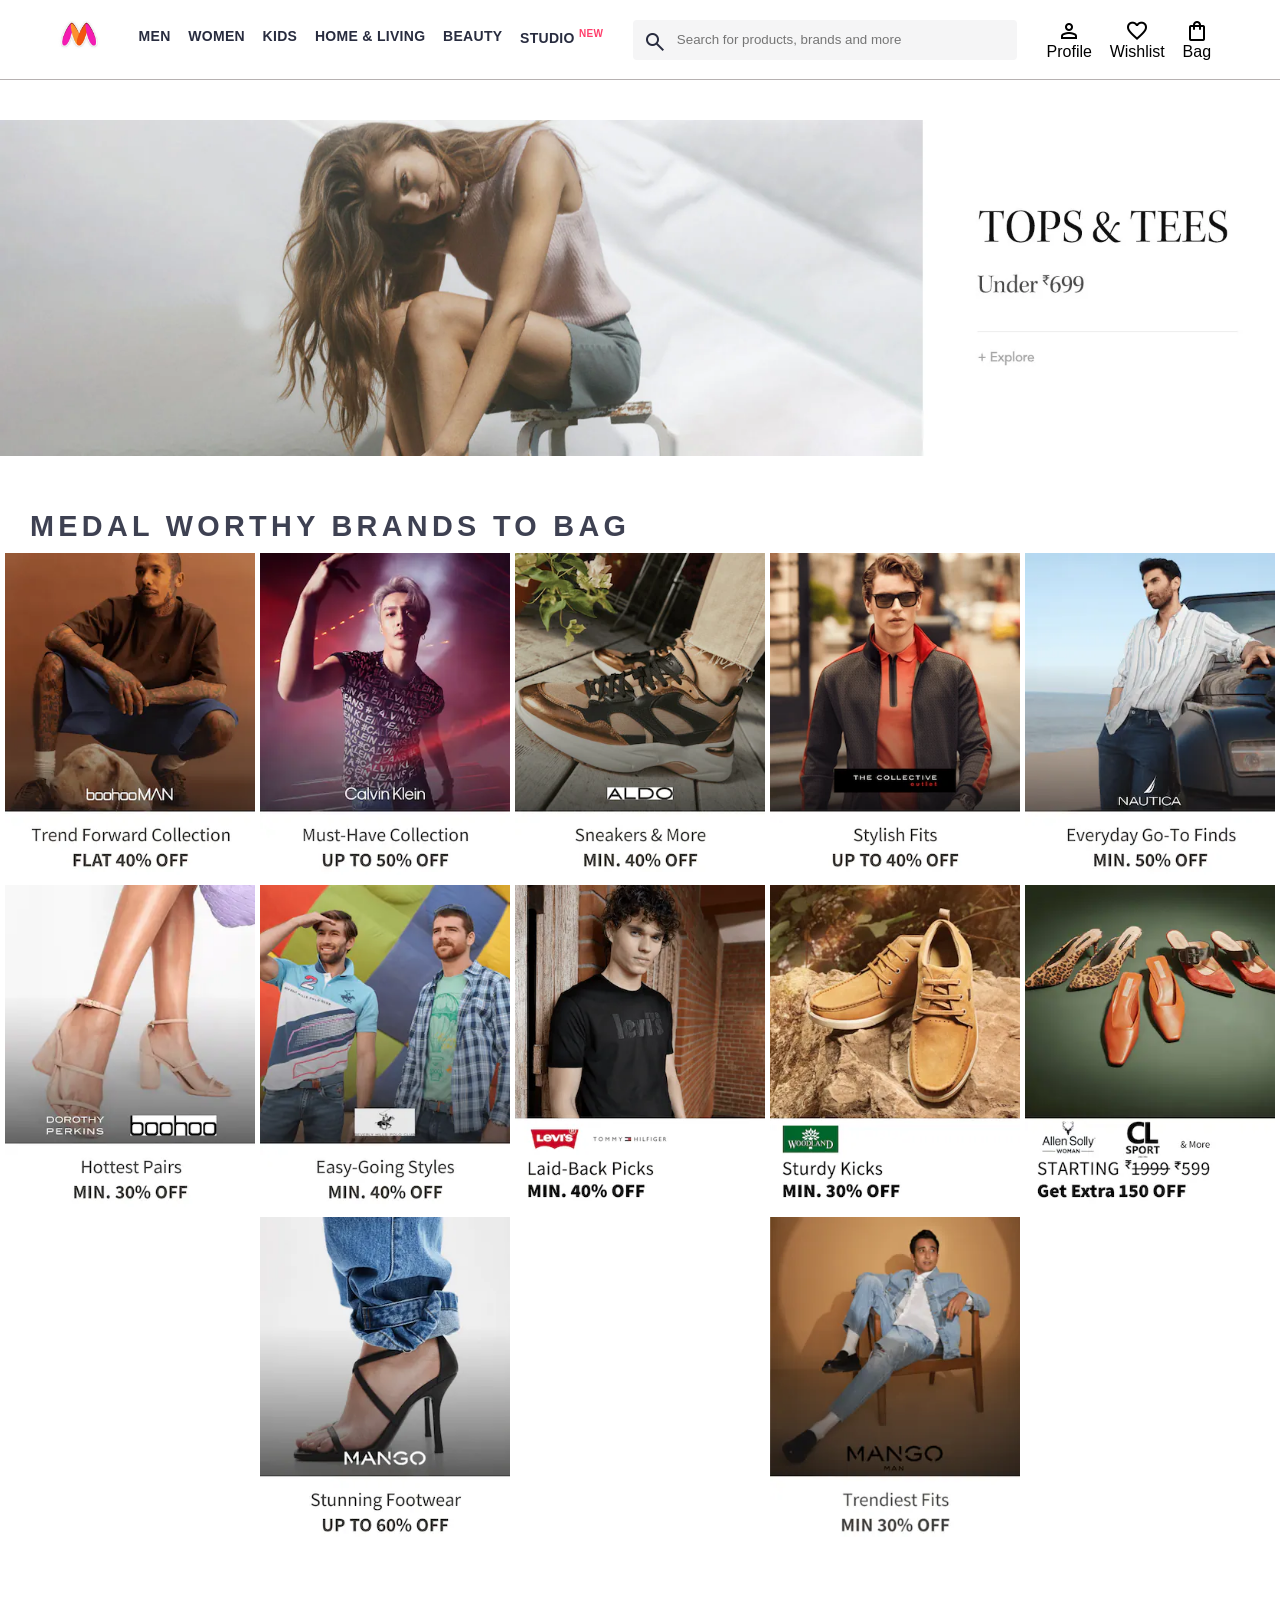
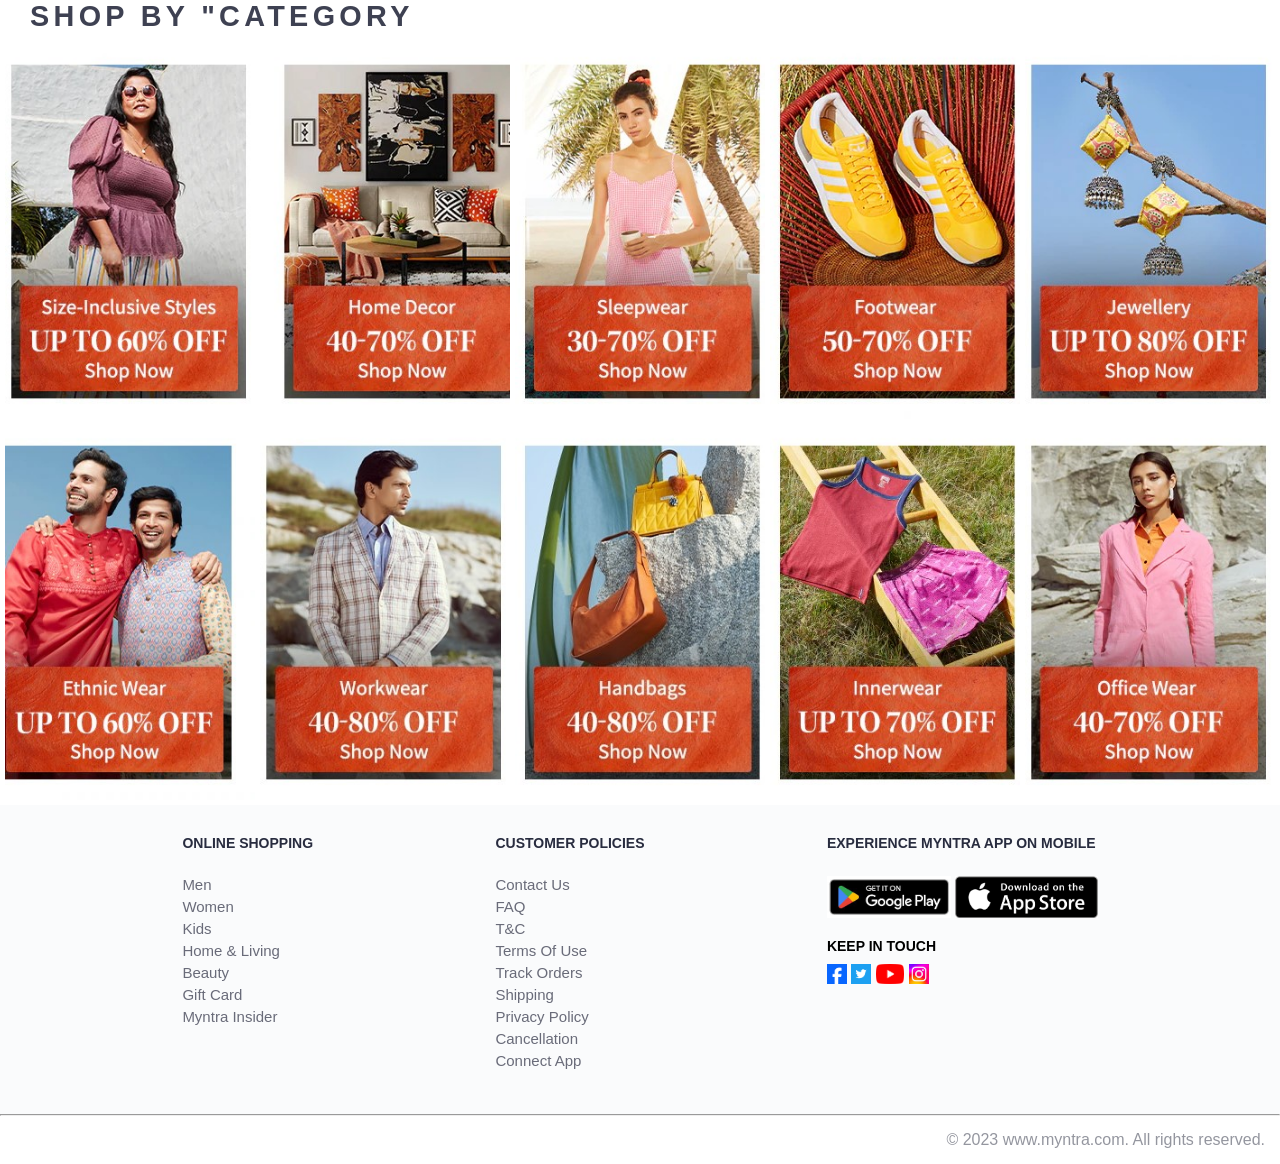
<file: index.html>
<!DOCTYPE html>
<html lang="en">
<head>
    <title>Myntra Clone</title>
    <link rel="stylesheet" href="index.css">
    <link rel="stylesheet" href="https://fonts.googleapis.com/css2?family=Material+Symbols+Outlined:opsz,wght,FILL,GRAD@20..48,100..700,0..1,-50..200" />
</head>
<body>
    <header>
        <div class="logo_container">
            <a href="#"><img class="myntra_home" src="download.jpeg" alt="Myntra Home"></a>
        </div>
        <nav class="nav_bar">
            <a href="#">Men</a>
            <a href="#">Women</a>
            <a href="#">Kids</a>
            <a href="#">Home & Living</a>
            <a href="#">Beauty</a>
            <a href="#">Studio <sup>New</sup></a>
        </nav>
        <div class="search_bar">
            <span class="material-symbols-outlined search_icon">search</span>
            <input class="search_input" placeholder="Search for products, brands and more">
        </div>
        <div class="action_bar">
            <div class="action_container">
                <span class="material-symbols-outlined action_icon">person</span>
                <span class="action_name">Profile</span>
            </div>

            <div class="action_container">
                <span class="material-symbols-outlined action_icon">favorite</span>
                <span class="action_name">Wishlist</span>
            </div>

            <div class="action_container">
                <span class="material-symbols-outlined action_icon">shopping_bag</span>
                <span class="action_name">Bag</span>
            </div>
        </div>
    </header>
    <main>
        <div class="banner_container">
            <img class="banner_image" src="banner.jpg" alt="Main Banner">
        </div>
        <div class="category_heading">MEDAL WORTHY BRANDS TO BAG</div>
        <div class="category_items">
            <a href="#"><img class="sale_item" src="offer/1.png"></a>
            <a href="#"><img class="sale_item" src="offer/2.png"></a>
            <a href="#"><img class="sale_item" src="offer/3.png"></a>
            <a href="#"><img class="sale_item" src="offer/4.png"></a>
            <a href="#"><img class="sale_item" src="offer/5.png"></a>
            <a href="#"><img class="sale_item" src="offer/6.png"></a>
            <a href="#"><img class="sale_item" src="offer/7.png"></a>
            <a href="#"><img class="sale_item" src="offer/8.png"></a>
            <a href="#"><img class="sale_item" src="offer/9.png"></a>
            <a href="#"><img class="sale_item" src="offer/10.png"></a>
            <a href="#"><img class="sale_item" src="offer/11.png"></a>
            <a href="#"><img class="sale_item" src="offer/12.png"></a>
        </div>

        <div class="category_heading">SHOP BY "category</div>
        <div class="category_items">
            <a href="#"><img class="sale_item" src="category/1.jpg"></a>
            <a href="#"><img class="sale_item" src="category/2.jpg"></a>
            <a href="#"><img class="sale_item" src="category/3.jpg"></a>
            <a href="#"><img class="sale_item" src="category/4.jpg"></a>
            <a href="#"><img class="sale_item" src="category/5.jpg"></a>
            <a href="#"><img class="sale_item" src="category/6.jpg"></a>
            <a href="#"><img class="sale_item" src="category/7.jpg"></a>
            <a href="#"><img class="sale_item" src="category/8.jpg"></a>
            <a href="#"><img class="sale_item" src="category/9.jpg"></a>
            <a href="#"><img class="sale_item" src="category/10.jpg"></a>
        </div>
    </main>
    <footer>
        <div class="footer_container">
            <div class="footer_column">
                <h3>ONLINE SHOPPING</h3>

                <a href="#">Men</a>
                <a href="#">Women</a>
                <a href="#">Kids</a>
                <a href="#">Home & Living</a>
                <a href="#">Beauty</a>
                <a href="#">Gift Card</a>
                <a href="#">Myntra Insider</a>
            </div>

            <div class="footer_column">
                <h3>CUSTOMER POLICIES</h3>

                <a href="#">Contact Us</a>
                <a href="#">FAQ</a>
                <a href="#">T&C</a>
                <a href="#">Terms Of Use</a>
                <a href="#">Track Orders</a>
                <a href="#">Shipping</a>
                <a href="#">Privacy Policy</a>
                <a href="#">Cancellation</a>
                <a href="#">Connect App</a>
            </div>

            <div class="footer_column">
                <h3>EXPERIENCE MYNTRA APP ON MOBILE</h3>
                <div class="app_icon">
                <a href="#"><img src="google play.png" class="app_icon"></a>
                <a href="#"><img class="app_icon" src="app store.png"></a>
                </div>
                <div class="social_heading">KEEP IN TOUCH</div>
                <div class="social_icon">
                    <a href="#"><img src="facebook.png"></a>
                    <a href="#"><img src="twitter.png"></a>
                    <a href="#"><img src="youtube.png"></a>
                    <a href="#"><img src="instagram.jpeg"></a>
                </div>

            </div>
        </div>
        <hr>

        <div class="copyright">
            © 2023 www.myntra.com. All rights reserved.
        </div>
    </footer>
</body>
</html>
</file>
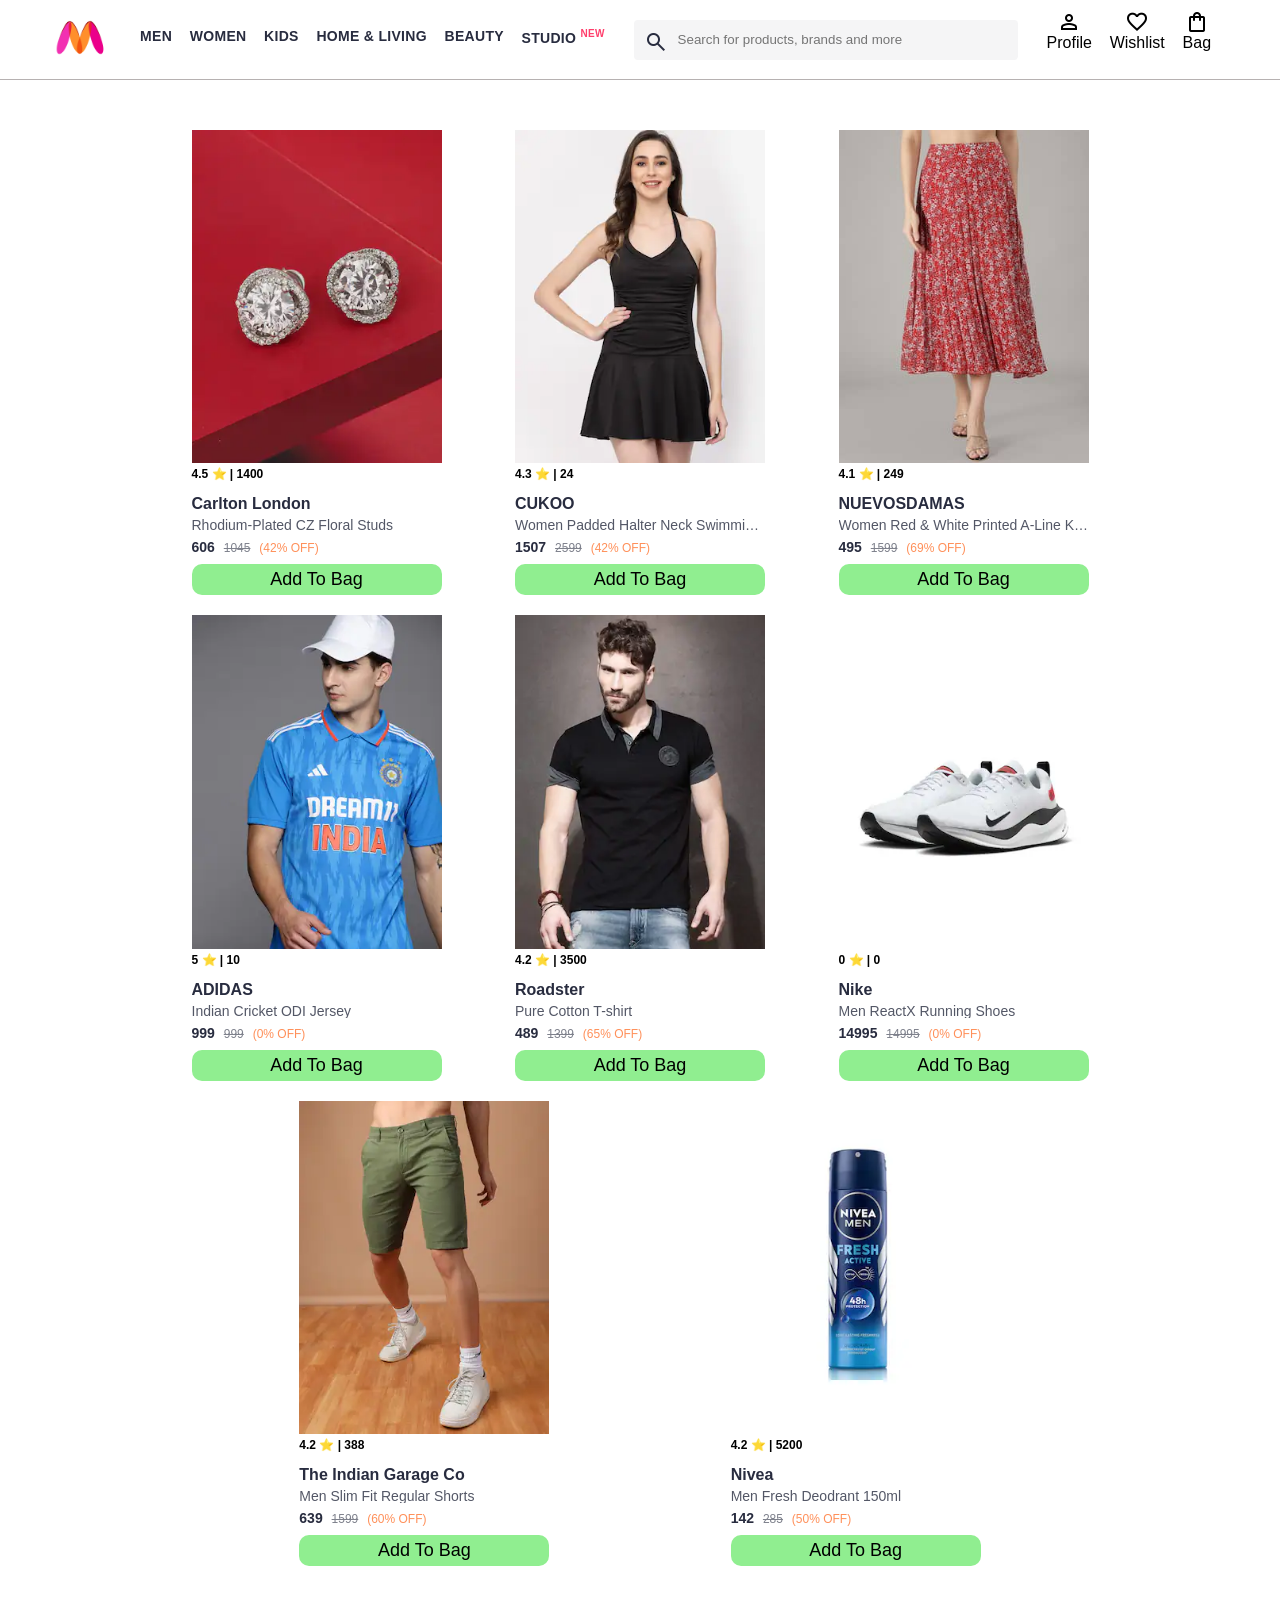
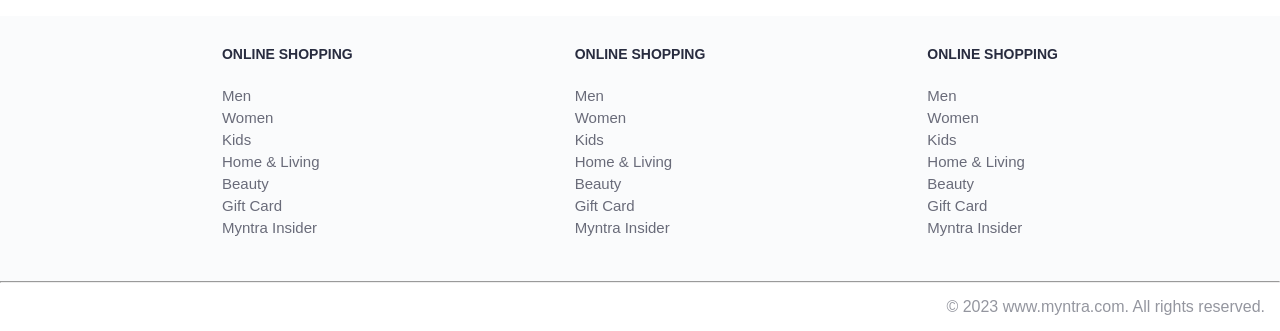
<file: myntra function clone/index.html>
<!DOCTYPE html>
<html lang="en">
<head>
    <title>Myntra Functional Clone</title>
    <link rel="stylesheet" href="css/index.css">
    <link rel="stylesheet" href="https://fonts.googleapis.com/css2?family=Material+Symbols+Outlined:opsz,wght,FILL,GRAD@20..48,100..700,0..1,-50..200" />
</head>
<body>
    <header>
        <div class="logo_container">
            <a href="#"><img class="myntra_home" src="images/myntra_logo.webp" alt="Myntra Home"></a>
        </div>
        <nav class="nav_bar">
            <a href="#">Men</a>
            <a href="#">Women</a>
            <a href="#">Kids</a>
            <a href="#">Home & Living</a>
            <a href="#">Beauty</a>
            <a href="#">Studio <sup>New</sup></a>
        </nav>
        <div class="search_bar">
            <span class="material-symbols-outlined search_icon">search</span>
            <input class="search_input" placeholder="Search for products, brands and more">
        </div>
        <div class="action_bar">
            <div class="action_container">
                <span class="material-symbols-outlined action_icon">person</span>
                <span class="action_name">Profile</span>
            </div>

            <div class="action_container">
                <span class="material-symbols-outlined action_icon">favorite</span>
                <span class="action_name">Wishlist</span>
            </div>

            <a class="action_container" href="pages/bag.html">
                <span class="material-symbols-outlined action_icon">shopping_bag</span>
                <span class="action_name">Bag</span>
                <span class="bag-item-count">0</span>
            </a>
        </div>
    </header>
    <main>
        <div class="items-container">
          
        </div>
    </main>
    <footer>
        <div class="footer_container">
            <div class="footer_column">
                <h3>ONLINE SHOPPING</h3>

                <a href="#">Men</a>
                <a href="#">Women</a>
                <a href="#">Kids</a>
                <a href="#">Home & Living</a>
                <a href="#">Beauty</a>
                <a href="#">Gift Card</a>
                <a href="#">Myntra Insider</a>
            </div>

            <div class="footer_column">
                <h3>ONLINE SHOPPING</h3>

                <a href="#">Men</a>
                <a href="#">Women</a>
                <a href="#">Kids</a>
                <a href="#">Home & Living</a>
                <a href="#">Beauty</a>
                <a href="#">Gift Card</a>
                <a href="#">Myntra Insider</a>
            </div>

            <div class="footer_column">
                <h3>ONLINE SHOPPING</h3>

                <a href="#">Men</a>
                <a href="#">Women</a>
                <a href="#">Kids</a>
                <a href="#">Home & Living</a>
                <a href="#">Beauty</a>
                <a href="#">Gift Card</a>
                <a href="#">Myntra Insider</a>
            </div>
        </div>
        <hr>

        <div class="copyright">
            © 2023 www.myntra.com. All rights reserved.
        </div>
    </footer>
    <script src="data/item.js"></script>
    <script src="scripts/index.js"></script>
</body>
</html>
</file>
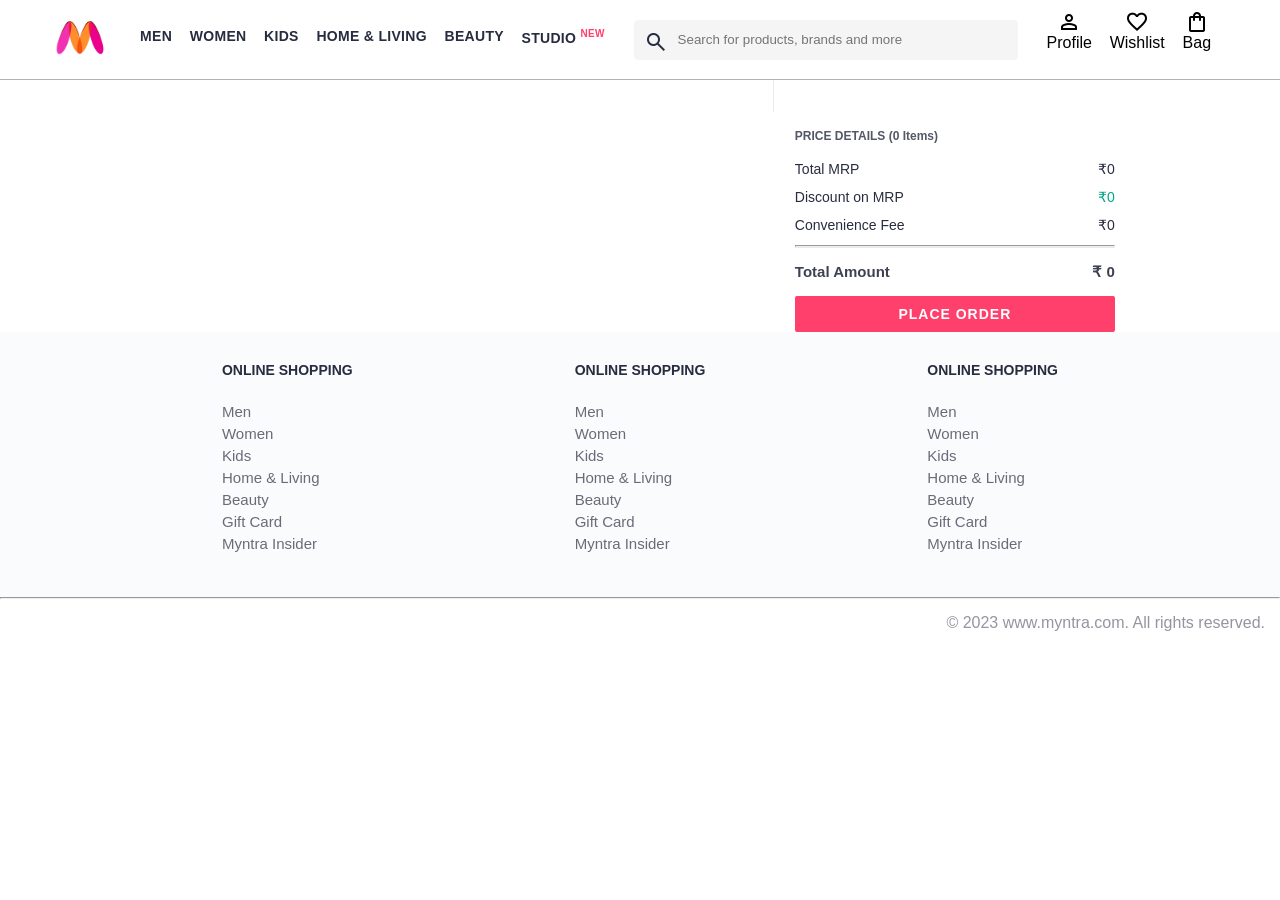
<file: myntra function clone/pages/bag.html>
<!DOCTYPE html>
<html lang="en">
<head>
    <title>Myntra Clone</title>
    <link rel="stylesheet" href="../css/index.css">
    <link rel="stylesheet" href="../css/bag.css">
    <link rel="stylesheet" href="https://fonts.googleapis.com/css2?family=Material+Symbols+Outlined:opsz,wght,FILL,GRAD@20..48,100..700,0..1,-50..200" />
</head>
<body>
    <header>
        <div class="logo_container">
            <a href="#"><img class="myntra_home" src="../images/myntra_logo.webp" alt="Myntra Home"></a>
        </div>
        <nav class="nav_bar">
            <a href="#">Men</a>
            <a href="#">Women</a>
            <a href="#">Kids</a>
            <a href="#">Home & Living</a>
            <a href="#">Beauty</a>
            <a href="#">Studio <sup>New</sup></a>
        </nav>
        <div class="search_bar">
            <span class="material-symbols-outlined search_icon">search</span>
            <input class="search_input" placeholder="Search for products, brands and more">
        </div>
        <div class="action_bar">
            <div class="action_container">
                <span class="material-symbols-outlined action_icon">person</span>
                <span class="action_name">Profile</span>
            </div>

            <div class="action_container">
                <span class="material-symbols-outlined action_icon">favorite</span>
                <span class="action_name">Wishlist</span>
            </div>

            <div class="action_container">
                <span class="material-symbols-outlined action_icon">shopping_bag</span>
                <span class="action_name">Bag</span>
                <span class="bag-item-count">0</span>
            </div>
        </div>
    </header>
    <main>
      <div class="bag-page">
        <div class="bag-items-container">
          <div class="bag-item-container">
            <div class="item-left-part">
              <img class="bag-item-img" src="../images/4.jpg">
            </div>
            <div class="item-right-part">
              <div class="company">ADIDAS</div>
              <div class="item-name">Men Printed Polo Collar Indian Cricket ODI Jersey</div>
              <div class="price-container">
                <span class="current-price">Rs 999</span>
                <span class="original-price">Rs 999</span>
                <span class="discount-percentage">(0% OFF)</span>
              </div>
              <div class="return-period">
                <span class="return-period-days">14 days</span> return available
              </div>
              <div class="delivery-details">
                Delivery by
                <span class="delivery-details-days">10 Oct 2023</span>
              </div>
            </div>

            <div class="remove-from-cart">X</div>
          </div>

        </div>
        <div class="bag-summary">
          <div class="bag-details-container">
            <div class="price-header">PRICE DETAILS (2 Items) </div>
            <div class="price-item">
              <span class="price-item-tag">Total MRP</span>
              <span class="price-item-value">Rs1284</span>
            </div>
            <div class="price-item">
              <span class="price-item-tag">Discount on MRP</span>
              <span class="price-item-value priceDetail-base-discount">-Rs143</span>
            </div>
            <div class="price-item">
              <span class="price-item-tag">Convenience Fee</span>
              <span class="price-item-value">Rs 99</span>
            </div>
            <hr>
            <div class="price-footer">
              <span class="price-item-tag">Total Amount</span>
              <span class="price-item-value">Rs 1240</span>
            </div>
          </div>
          <button class="btn-place-order">
            <div class="css-xjhrni">PLACE ORDER</div>
          </button>
        </div>

      </div>
    </main>
    <footer>
        <div class="footer_container">
            <div class="footer_column">
                <h3>ONLINE SHOPPING</h3>

                <a href="#">Men</a>
                <a href="#">Women</a>
                <a href="#">Kids</a>
                <a href="#">Home & Living</a>
                <a href="#">Beauty</a>
                <a href="#">Gift Card</a>
                <a href="#">Myntra Insider</a>
            </div>

            <div class="footer_column">
                <h3>ONLINE SHOPPING</h3>

                <a href="#">Men</a>
                <a href="#">Women</a>
                <a href="#">Kids</a>
                <a href="#">Home & Living</a>
                <a href="#">Beauty</a>
                <a href="#">Gift Card</a>
                <a href="#">Myntra Insider</a>
            </div>

            <div class="footer_column">
                <h3>ONLINE SHOPPING</h3>

                <a href="#">Men</a>
                <a href="#">Women</a>
                <a href="#">Kids</a>
                <a href="#">Home & Living</a>
                <a href="#">Beauty</a>
                <a href="#">Gift Card</a>
                <a href="#">Myntra Insider</a>
            </div>
        </div>
        <hr>

        <div class="copyright">
            © 2023 www.myntra.com. All rights reserved.
        </div>
    </footer>
    <script src="../data/item.js"></script>
    <script src="../scripts/index.js"></script>
    <script src="../scripts/bag.js"></script>
</body>
</html>
</file>
<file: index.css>
* {
    margin: 0;
    padding: 0;
    font-family: Assistant,-apple-system,BlinkMacSystemFont,Segoe UI,Roboto,Helvetica,Arial,sans-serif;
    box-sizing: border-box;
}
header {
    display: flex;
    background-color: #ffffff;
    height: 80px;
    justify-content: space-between;
    align-items: center;
    border-bottom: 1px solid #b6b1b1;
}
.myntra_home {
    height: 45px;
}
.logo_container {
    margin-left: 4%;
}
.action_bar {
    margin-right: 4%;
}
.nav_bar {
    display: flex;
    min-width: 500px;
    justify-content: space-evenly;
}
.nav_bar a {
    font-size: 14px;
    letter-spacing: .3px;
    color: #282c3f;
    font-weight: 700;
    text-transform: uppercase;
    text-decoration: none;
    padding: 28px 0;
    border-bottom: 5px solid #ffffff;
}
.nav_bar a:hover {
    border-bottom: 4px solid #f54e77;
}

.nav_bar a sup {
    color: #ff3f6c;
    font-size: 10px;
}

.search_bar {
    height: 40px;
    min-width: 200px;
    width: 30%;
    display: flex;
    align-items: center;
}
.search_icon {
    box-sizing: content-box;
    height: 20px;
    padding: 10px;

    background-color: #f5f5f6;
    color: #282c3f;
    font-weight: 300;
    border-radius: 4px 0 0 4px;
}
.search_input {
    color: #696e79;
    background-color: #f5f5f6;
    flex-grow: 1;
    height: 40px;
    border: 0;
    border-radius: 0 4px 4px 0;
}

.action_bar {
    display: flex;
    min-width: 200px;
    justify-content: space-evenly;
}

.action_container {
    display: flex;
    flex-direction: column;
    align-items: center;
}

/* Main section */
.banner_container {
    margin: 40px 0;
}
.banner_image {
    width: 100%;
}

.category_heading {
    text-transform: uppercase;
    color: #3e4152;
    letter-spacing: .15em;
    font-size: 1.8em;
    margin: 50px 0 10px 30px;
    max-height: 5em;
    font-weight: 700;
}

.category_items {
    display: flex;
    flex-wrap: wrap;
    justify-content: space-evenly;
}

.sale_item {
    width: 250px;
}

.footer_container {
    padding: 30px 0px 40px 0px;
    background: #FAFBFC;
    display: flex;
    justify-content: space-evenly;
}

.footer_column {
    display: flex;
    flex-direction: column;
}

.footer_column h3 {
    color: #282c3f;
    font-size: 14px;
    margin-bottom: 25px;
}
.app_icons{
    display: flex;
    gap: 12px;   /* buttons ke beech spacing */
    margin-top: 10px;
}

.app_icon{
    height: 42px;
    cursor: pointer;
}

/* social icons row */
.social_icon{
    display: block;
    gap: 15px;
    margin-top: 10px;
}

.social_icon img{
    height: 20px;
    cursor: pointer;
}

.social_heading{
    font-size: 14px;
    font-weight: 600;
    margin-top: 20px;
}

.footer_column a {
    color: #696b79;
    font-size: 15px;
    text-decoration: none;
    padding-bottom: 5px;
}

.copyright {
    color: #94969f;
    text-align: end;
    padding: 15px;
}
</file>
<file: myntra function clone/css/index.css>
/***************** Item Page CSS **************************/
/*.action_container {
    text-decoration: none;
}
a.action_container:link {
    color:black;
}
.item-details {
    cursor: pointer;
    width: 250px;
    margin: 10px;
}
.stars {
    font-size: 12px;
    font-weight: 700;
    text-align: left;
}
.company {
    font-size: 18px;
    font-weight: 700;
    line-height: 1;
    color: #282c3f;
    margin-bottom: 6px;
    overflow: hidden;
    text-overflow: ellipsis;
    white-space: nowrap;
    margin-top: 20px;
}
.item-name {
    color: #535766;
    font-size: 16px;
    line-height: 1;
    margin-bottom: 0;
    margin-top: 0;
    overflow: hidden;
    text-overflow: ellipsis;
    white-space: nowrap;
    font-weight: 400;
    display: block;
}
.price-container {
    margin-top: 10px;
}
.current-price {
    font-size: 14px;
    font-weight: 700;
    color: #282c3f;
}
.original-price {
    text-decoration: line-through;
    color: #7e818c;
    font-weight: 400;
    margin-left: 5px;
    font-size: 12px;
}
.discount-percentage {
    color: #ff905a;
    font-weight: 400;
    font-size: 12px;
    margin-left: 5px;
}
.btn-bag {
    background-color: lightgreen;
    border: none;
    padding: 5px 15px;
    border-radius: 10px;
    width: 100%;
    margin-top: 7px;
    font-size: 20px;
    cursor: pointer;
}
.bag-items {
    background-color: #f16565;
    white-space: nowrap;
    text-align: center;
    line-height: 18px;
    padding: 0 6px;
    height: 18px;
    position: relative;
    border-radius: 50%;
    font-size: 12px;
    color: #fff;
    left: 13px;
    top: -44px;
    font-weight: 700;
    cursor: pointer;
}*/

* {
    margin: 0;
    padding: 0;
    font-family: Assistant,-apple-system,BlinkMacSystemFont,Segoe UI,Roboto,Helvetica,Arial,sans-serif;
    box-sizing: border-box;
}
header {
    display: flex;
    background-color: #ffffff;
    height: 80px;
    justify-content: space-between;
    align-items: center;
    border-bottom: 1px solid #b6b1b1;
}
.myntra_home {
    height: 45px;
}
.logo_container {
    margin-left: 4%;
}
.action_bar {
    margin-right: 4%;
}
.nav_bar {
    display: flex;
    min-width: 500px;
    justify-content: space-evenly;
}
.nav_bar a {
    font-size: 14px;
    letter-spacing: .3px;
    color: #282c3f;
    font-weight: 700;
    text-transform: uppercase;
    text-decoration: none;
    padding: 28px 0;
    border-bottom: 5px solid #ffffff;
}
.nav_bar a:hover {
    border-bottom: 4px solid #f54e77;
}

.nav_bar a sup {
    color: #ff3f6c;
    font-size: 10px;
}

.search_bar {
    height: 40px;
    min-width: 200px;
    width: 30%;
    display: flex;
    align-items: center;
}
.search_icon {
    box-sizing: content-box;
    height: 20px;
    padding: 10px;

    background-color: #f5f5f6;
    color: #282c3f;
    font-weight: 300;
    border-radius: 4px 0 0 4px;
}
.search_input {
    color: #696e79;
    background-color: #f5f5f6;
    flex-grow: 1;
    height: 40px;
    border: 0;
    border-radius: 0 4px 4px 0;
}

.action_bar {
    display: flex;
    min-width: 200px;
    justify-content: space-evenly;
}

.action_container {
    display: flex;
    flex-direction: column;
    align-items: center;
}

/* Main section */
.banner_container {
    margin: 40px 0;
}
.banner_image {
    width: 100%;
}

.category_heading {
    text-transform: uppercase;
    color: #3e4152;
    letter-spacing: .15em;
    font-size: 1.8em;
    margin: 50px 0 10px 30px;
    max-height: 5em;
    font-weight: 700;
}

.category-items ,.items-container {
    width: 80%;
    margin: 50px 10%;
    display: flex;
    flex-wrap: wrap;
    justify-content: space-evenly;
}

.sale_item {
    width: 250px;
}

.footer_container {
    padding: 30px 0px 40px 0px;
    background: #FAFBFC;
    display: flex;
    justify-content: space-evenly;
}

.footer_column {
    display: flex;
    flex-direction: column;
}

.footer_column h3 {
    color: #282c3f;
    font-size: 14px;
    margin-bottom: 25px;
}

.footer_column a {
    color: #696b79;
    font-size: 15px;
    text-decoration: none;
    padding-bottom: 5px;
}

.copyright {
    color: #94969f;
    text-align: end;
    padding: 15px;
}
.items-container{
    width: 80%;
    margin: 40px  10% ;
}
.item-container{
    width: 250px;
    margin: 10px;

}
.item-img{
    width:100%;
}
.rating{
    font-size: 12px;
    font-weight: 700;

}
.company-name{
    margin-top: 15px;
    font-size: 16px;
    font-weight: 700;
    line-height: 1;
    color: #282c3f;
    margin-bottom: 6px;
    overflow: hidden;
    text-overflow: ellipsis;
    white-space: nowrap;
}
.item-name{
    color: #535766;
    font-size: 14px;
    line-height: 1;
    margin-bottom: 0;
    margin-top: 0;
    overflow: hidden;
    text-overflow: ellipsis;
    white-space: nowrap;
    font-weight: 400;
    display: block;

}
.price{
    margin-top: 8px;
    font-size: 14px;
    line-height: 15px;
    color: #282c3f;
    white-space: nowrap;


}
.current-price{
    font-size: 14px;
    font-weight: 700;
    color: #282c3f;

}
.original-price{
    text-decoration: line-through;
    color: #7e818c;
    font-weight: 400;
    margin-left: 5px;
    font-size: 12px;

}
.discount{
    color: #ff905a;
    font-weight: 400;
    font-size: 12px;
    margin-left: 5px;
}
.btn-add-bag{
     margin-top: 8px;
     font-size: 18px;
     
     width:100%;
     background-color: lightgreen;
     border: none;
     padding: 5px 15px ;
     border-radius: 10px;
     cursor: pointer;
}
.bag-item-count{
    
    background-color: #f16565;
    white-space: nowrap;
    text-align: center;
    line-height: 18px;
    padding: 0 6px;
    height: 18px;
    position: relative;
    border-radius: 50%;
    font-size: 12px;
    color: #fff;
    left: 13px;
    top: -44px;
    font-weight: 700;
    cursor: pointer;
}
.action_container {
    text-decoration: none;
    color: black;
}
a.action_container:link {
    color:black;
}
</file>
<file: myntra function clone/css/bag.css>
.bag-items-container {
  display: inline-block;
  width: 64%;
  padding-right: 20px;
  border-right: 1px solid #eaeaec;
  padding-top: 32px;
  color: #282c3f;
  font-size: 13px;
  line-height: 1.42857143;
}

.bag-page {
  width: 75%;
  margin-left: 12.5%;
}

.bag-summary {
  vertical-align: top;
  display: inline-block;
  width: 35%;
  padding: 24px 0 0 16px;
  color: #282c3f;
  font-size: 13px;
  line-height: 1.42857143;
}

.bag-details-container {
  margin-bottom: 16px;
}

.price-header {
  font-size: 12px;
  font-weight: 700;
  margin: 24px 0 16px;
  color: #535766;
}

.price-item {
  margin-bottom: 12px;
  line-height: 16px;
  font-size: 14px;
  color: #282c3f;
}

.price-item-value {
  float: right;
}

.priceDetail-base-discount {
  color: #03a685;
}

.price-footer {
  font-weight: 700;
  font-size: 15px;
  padding-top: 16px;
  border-top: 1px solid #eaeaec;
  color: #3e4152;
  line-height: 16px;
}

.btn-place-order {
  width: 100%;
  letter-spacing: 1px;
  font-size: 14px;
  font-weight: 600;
  border-radius: 2px;
  border-width: 0px;
  padding: 10px 16px;
  background-color: rgb(255, 63, 108);
  color: rgb(255, 255, 255);
  cursor: pointer;
}

.bag-item-container {
  margin-bottom: 8px;
  background: #fff;
  font-size: 14px;
  border: 1px solid #eaeaec;
  border-radius: 4px;
  position: relative;
  padding: 12px 12px 0;
}

.item-left-part {
  position: absolute;
  background: rgb(255, 242, 223);
  height: 148px;
  width: 111px;
}

.item-right-part {
  padding-left: 12px;
  position: relative;
  min-height: 148px;
  margin-left: 111px;
  margin-bottom: 12px;
}

.bag-item-img {
  width: 100%;
}

.return-period {
  display: inline-flex;
  font-size: 14px;
  padding-top: 8px;
}

.return-period-days {
  font-weight: 700;
  margin-right: 4px;
}

.delivery-details {
  margin-top: 5px;
  color: #282c3f;
  font-size: 12px;
  letter-spacing: -.1px;
  margin-bottom: 8px;
  line-height: 15px;
}

.delivery-details-days {
  color: #03a685;
}

.remove-from-cart {
  position: absolute;
  font-size: 25px;
  top: 10px;
  right: 18px;
  width: 14px;
  height: 14px;
  cursor: pointer;
}
</file>
